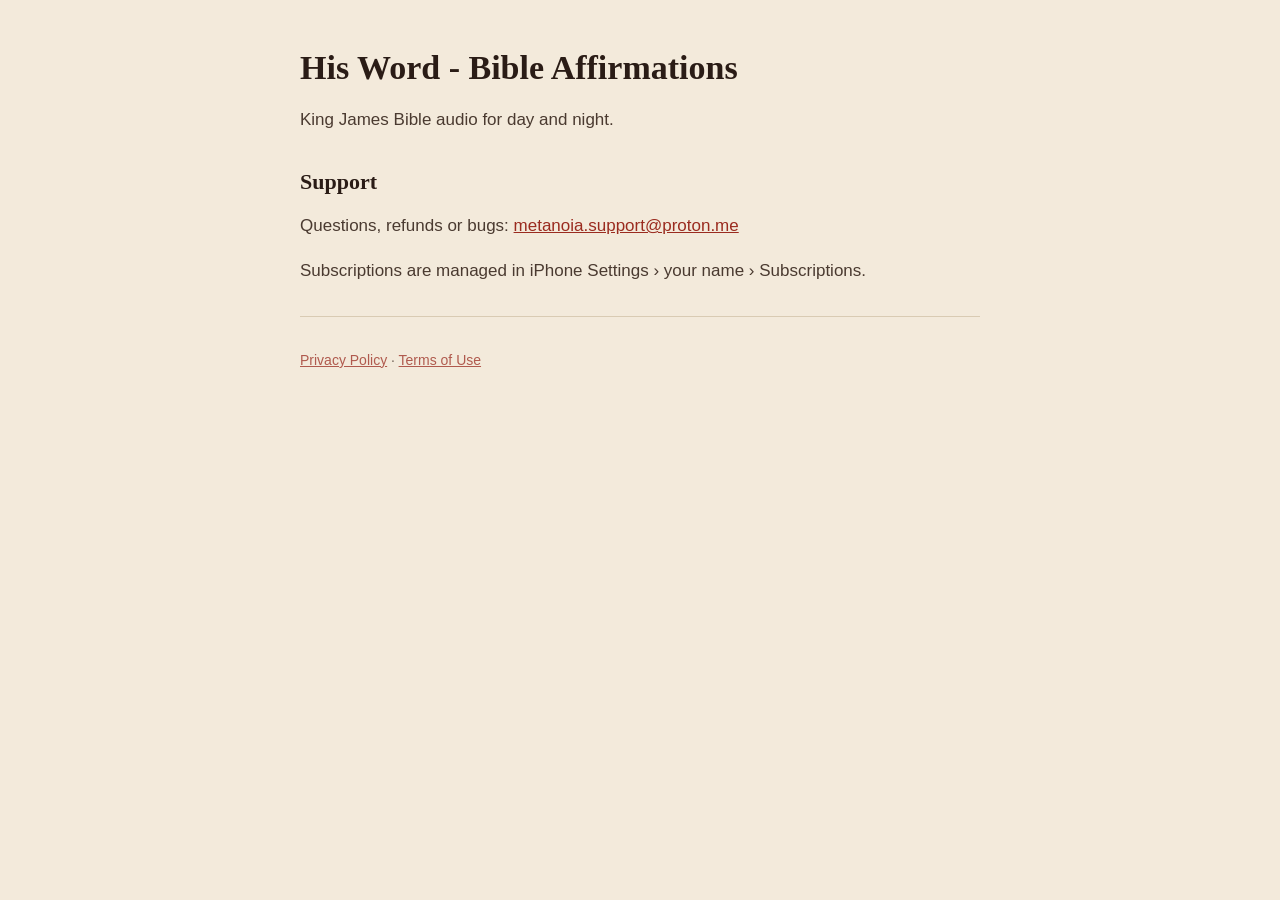
<file: index.html>
<!doctype html><html lang="en"><head><meta charset="utf-8"><meta name="viewport" content="width=device-width,initial-scale=1">
<title>His Word Support</title><link rel="stylesheet" href="style.css"></head><body><main>
<h1>His Word - Bible Affirmations</h1><p>King James Bible audio for day and night.</p>
<h2>Support</h2><p>Questions, refunds or bugs: <a href="mailto:metanoia.support@proton.me">metanoia.support@proton.me</a></p>
<p>Subscriptions are managed in iPhone Settings › your name › Subscriptions.</p>
<hr><p class="muted"><a href="privacy.html">Privacy Policy</a> · <a href="terms.html">Terms of Use</a></p></main></body></html>
</file>
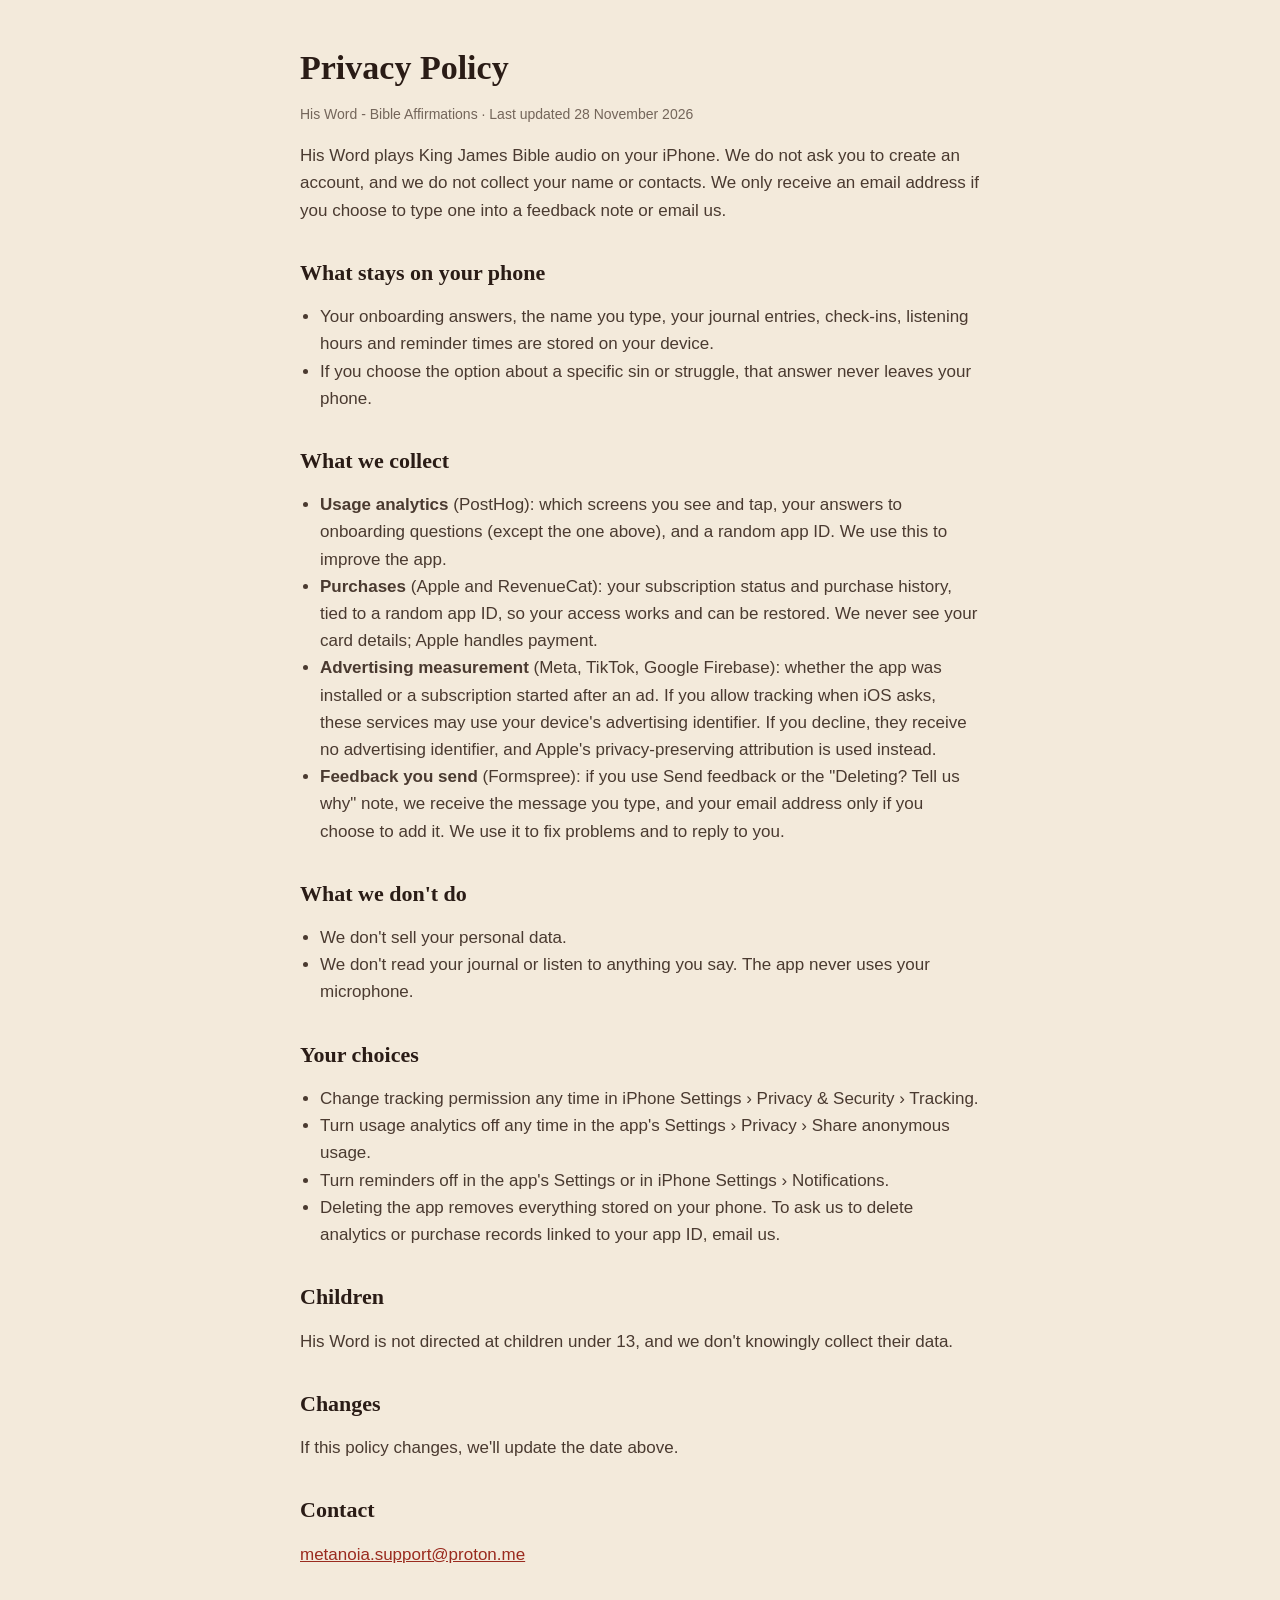
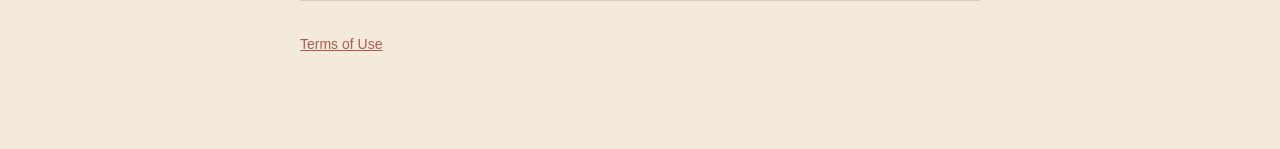
<file: privacy.html>
<!doctype html><html lang="en"><head><meta charset="utf-8"><meta name="viewport" content="width=device-width,initial-scale=1">
<title>His Word Privacy Policy</title><link rel="stylesheet" href="style.css"></head><body><main>
<h1>Privacy Policy</h1><p class="muted">His Word - Bible Affirmations · Last updated 28 November 2026</p>
<p>His Word plays King James Bible audio on your iPhone. We do not ask you to create an account, and we do not collect your name or contacts. We only receive an email address if you choose to type one into a feedback note or email us.</p>
<h2>What stays on your phone</h2>
<ul><li>Your onboarding answers, the name you type, your journal entries, check-ins, listening hours and reminder times are stored on your device.</li>
<li>If you choose the option about a specific sin or struggle, that answer never leaves your phone.</li></ul>
<h2>What we collect</h2>
<ul><li><b>Usage analytics</b> (PostHog): which screens you see and tap, your answers to onboarding questions (except the one above), and a random app ID. We use this to improve the app.</li>
<li><b>Purchases</b> (Apple and RevenueCat): your subscription status and purchase history, tied to a random app ID, so your access works and can be restored. We never see your card details; Apple handles payment.</li>
<li><b>Advertising measurement</b> (Meta, TikTok, Google Firebase): whether the app was installed or a subscription started after an ad. If you allow tracking when iOS asks, these services may use your device's advertising identifier. If you decline, they receive no advertising identifier, and Apple's privacy-preserving attribution is used instead.</li>
<li><b>Feedback you send</b> (Formspree): if you use Send feedback or the "Deleting? Tell us why" note, we receive the message you type, and your email address only if you choose to add it. We use it to fix problems and to reply to you.</li></ul>
<h2>What we don't do</h2>
<ul><li>We don't sell your personal data.</li><li>We don't read your journal or listen to anything you say. The app never uses your microphone.</li></ul>
<h2>Your choices</h2>
<ul><li>Change tracking permission any time in iPhone Settings › Privacy &amp; Security › Tracking.</li>
<li>Turn usage analytics off any time in the app's Settings › Privacy › Share anonymous usage.</li>
<li>Turn reminders off in the app's Settings or in iPhone Settings › Notifications.</li>
<li>Deleting the app removes everything stored on your phone. To ask us to delete analytics or purchase records linked to your app ID, email us.</li></ul>
<h2>Children</h2><p>His Word is not directed at children under 13, and we don't knowingly collect their data.</p>
<h2>Changes</h2><p>If this policy changes, we'll update the date above.</p>
<h2>Contact</h2><p><a href="mailto:metanoia.support@proton.me">metanoia.support@proton.me</a></p>
<hr><p class="muted"><a href="terms.html">Terms of Use</a></p></main></body></html>
</file>
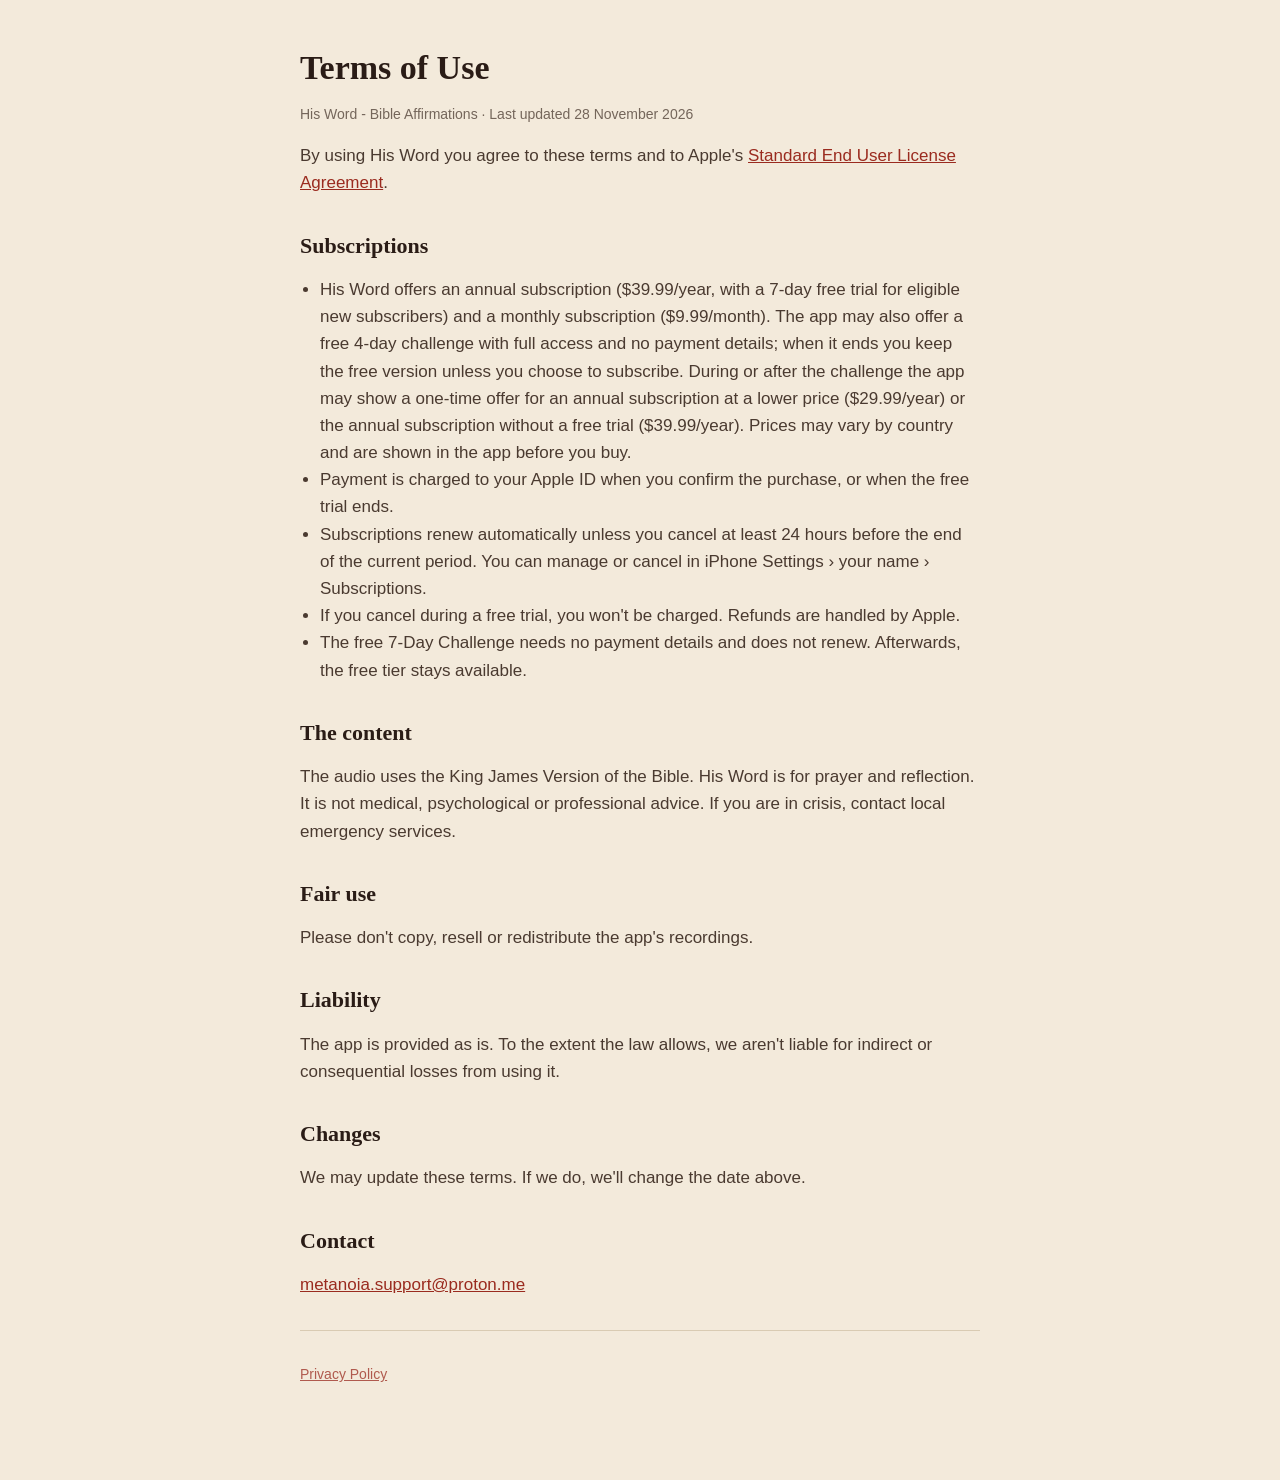
<file: terms.html>
<!doctype html><html lang="en"><head><meta charset="utf-8"><meta name="viewport" content="width=device-width,initial-scale=1">
<title>His Word Terms of Use</title><link rel="stylesheet" href="style.css"></head><body><main>
<h1>Terms of Use</h1><p class="muted">His Word - Bible Affirmations · Last updated 28 November 2026</p>
<p>By using His Word you agree to these terms and to Apple's <a href="https://www.apple.com/legal/internet-services/itunes/dev/stdeula/">Standard End User License Agreement</a>.</p>
<h2>Subscriptions</h2>
<ul><li>His Word offers an annual subscription ($39.99/year, with a 7-day free trial for eligible new subscribers) and a monthly subscription ($9.99/month). The app may also offer a free 4-day challenge with full access and no payment details; when it ends you keep the free version unless you choose to subscribe. During or after the challenge the app may show a one-time offer for an annual subscription at a lower price ($29.99/year) or the annual subscription without a free trial ($39.99/year). Prices may vary by country and are shown in the app before you buy.</li>
<li>Payment is charged to your Apple ID when you confirm the purchase, or when the free trial ends.</li>
<li>Subscriptions renew automatically unless you cancel at least 24 hours before the end of the current period. You can manage or cancel in iPhone Settings › your name › Subscriptions.</li>
<li>If you cancel during a free trial, you won't be charged. Refunds are handled by Apple.</li>
<li>The free 7-Day Challenge needs no payment details and does not renew. Afterwards, the free tier stays available.</li></ul>
<h2>The content</h2>
<p>The audio uses the King James Version of the Bible. His Word is for prayer and reflection. It is not medical, psychological or professional advice. If you are in crisis, contact local emergency services.</p>
<h2>Fair use</h2><p>Please don't copy, resell or redistribute the app's recordings.</p>
<h2>Liability</h2><p>The app is provided as is. To the extent the law allows, we aren't liable for indirect or consequential losses from using it.</p>
<h2>Changes</h2><p>We may update these terms. If we do, we'll change the date above.</p>
<h2>Contact</h2><p><a href="mailto:metanoia.support@proton.me">metanoia.support@proton.me</a></p>
<hr><p class="muted"><a href="privacy.html">Privacy Policy</a></p></main></body></html>
</file>
<file: style.css>
:root{--bg:#F3EADB;--ink:#2A1C16;--body:#4A3A30;--rule:#D9CBB3;--accent:#9A2B1F}
@media (prefers-color-scheme:dark){:root{--bg:#0B0B0C;--ink:#F3EADB;--body:#C9BFB0;--rule:#2A2A2C;--accent:#E2B062}}
body{margin:0;background:var(--bg);color:var(--body);font:17px/1.6 -apple-system,BlinkMacSystemFont,"Segoe UI",sans-serif}
main{max-width:680px;margin:0 auto;padding:48px 16px 80px}
h1,h2{font-family:Georgia,"Times New Roman",serif;color:var(--ink);line-height:1.2}
h1{font-size:34px;margin:0 0 4px}h2{font-size:22px;margin:36px 0 8px}
a{color:var(--accent)}.muted{font-size:14px;opacity:.75}hr{border:0;border-top:1px solid var(--rule);margin:32px 0}
ul{padding-left:20px}
</file>
